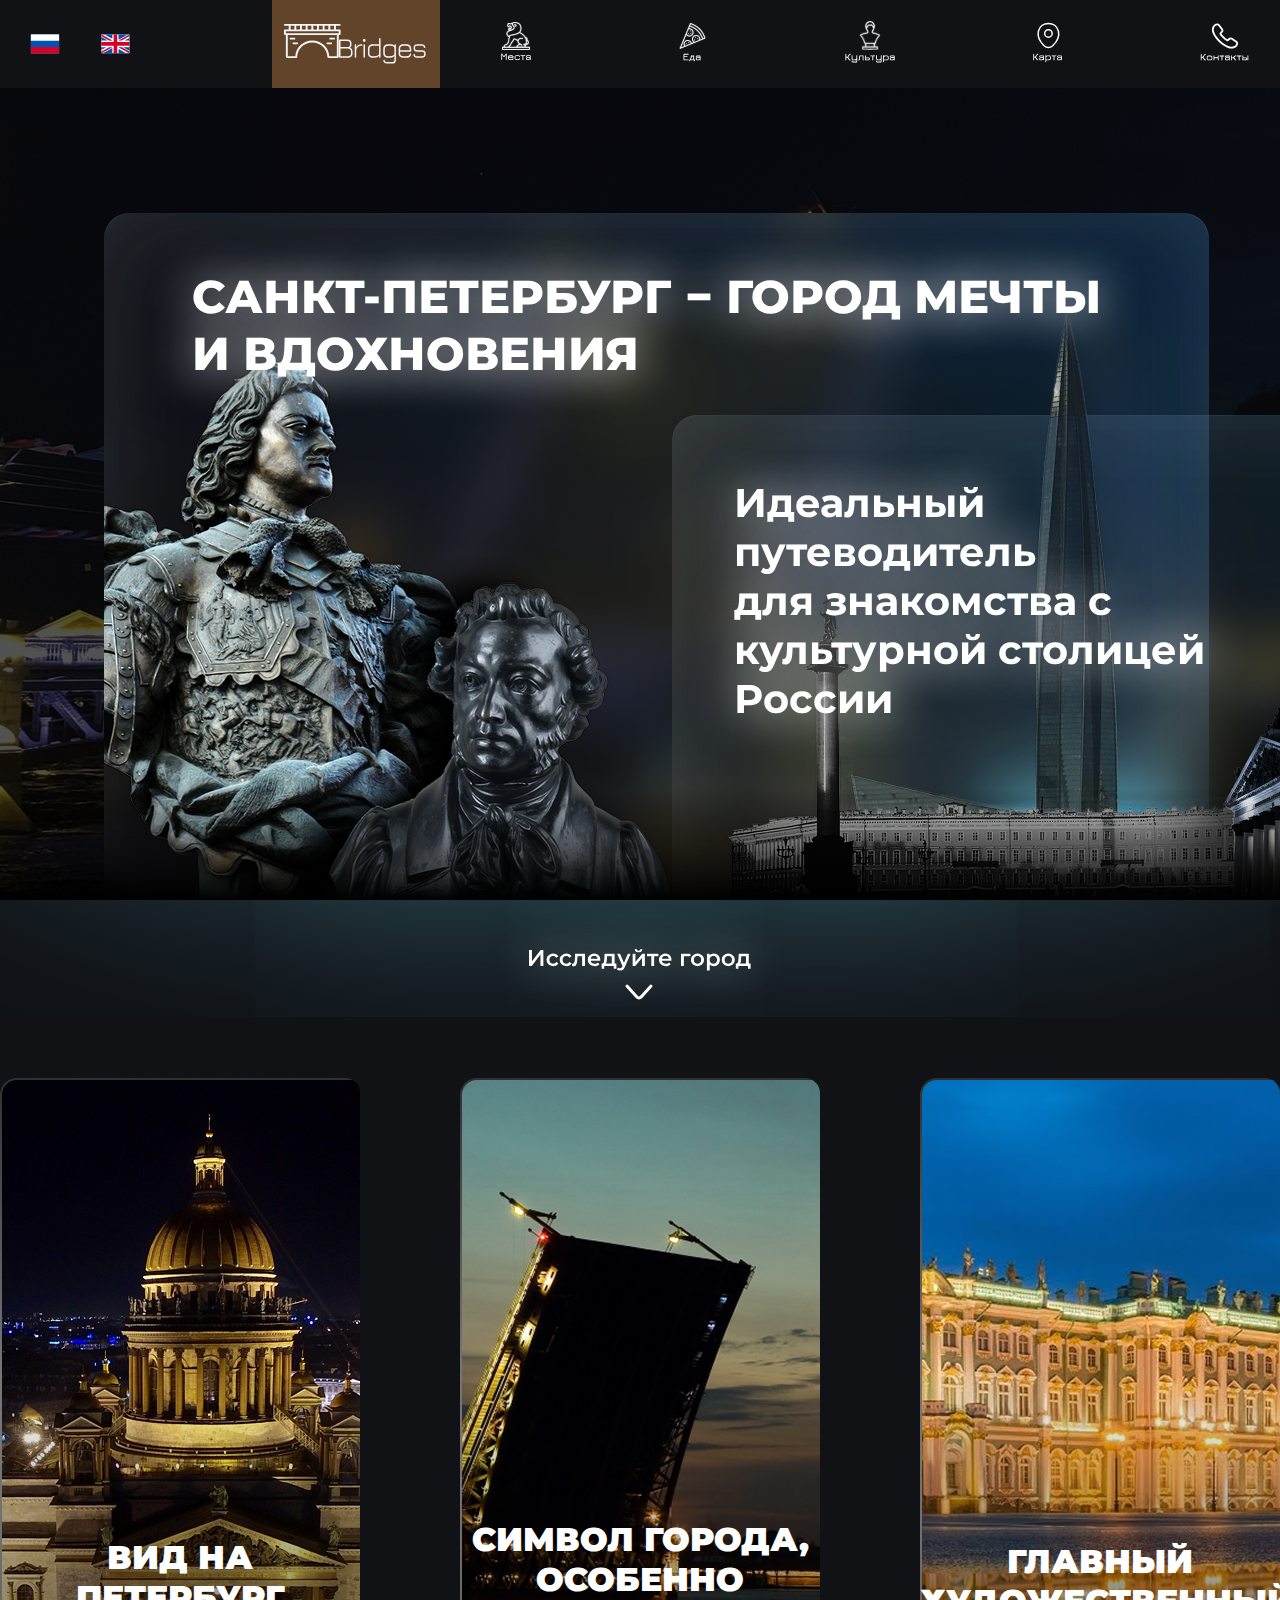
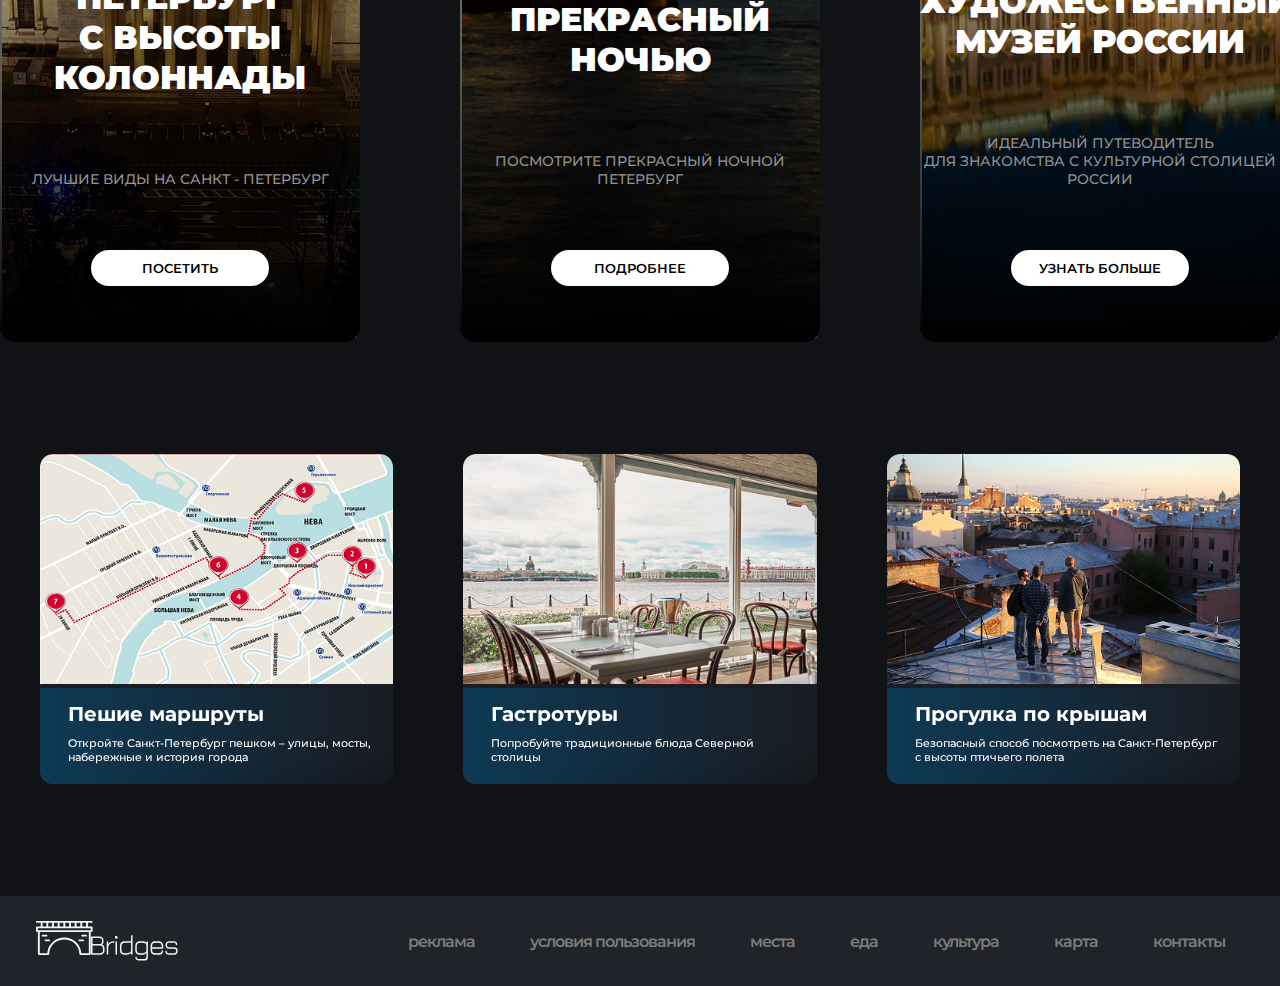
<file: index.html>
<!DOCTYPE html>
<html lang="ru">
    <head>
        <meta charset="UTF-8">
        <title>Spb Bridges</title>
        <link rel="stylesheet" href="/src/css/main.css" type="text/css">
    </head>
    <body>
        <header>
            <div class="FLAGS">
                <img src="/src/icons/RU.svg" width="30" height="20">
                <img src="/src/icons/GB.svg" width="30" height="20">
            </div>
            <div style="display: flex; gap: 50px; margin-right: 30px;">
                <div class="CENTER">
                    <div class="Logo-center">
                        <a class="LOGO" href="/index.html"> 
                            <img src="/src/icons/LOGO.svg" width="144" height="40">
                        </a>
                    </div>

                    <div class="SQUARE">
                    </div>
                </div>
                <div class="ABC">
                    <a href="/places.html">
                        <img src="/src/icons/PLACEC.svg" width="56" height="44" id="icon">
                    </a>
                    <a href="/food.html">
                        <img src="/src/icons/FOOD.svg" width="56" height="44" id="icon" >
                    </a>
                    <a href="/culture.html">
                        <img src="/src/icons/CULTURE.svg" width="56" height="44" id="icon">
                    </a>
                    <a href="/map.html">
                        <img src="/src/icons/MAP.svg" width="56" height="44" id="icon">
                    </a>
                    <a href="/contacts.html">
                        <img src="/src/icons/CONTACTS.svg" width="56" height="44">
                    </a>
                </div> 
            </div>
        </header>
        <main class="MAIN">
            <div class="BACKGROUND"> <!-- первый блок -->
                <div class="SHADOW-BACKGROUND"></div>
                <h1 class="TEXT1-BACKGROUND">САНКТ-ПЕТЕРБУРГ − ГОРОД МЕЧТЫ<br/>И ВДОХНОВЕНИЯ</h1>
                <h2 class="TEXT2-BACKGROUND">Идеальный путеводитель<br/>для знакомства с культурной столицей России</h2>
                <div class="PETR-BACKGROUND-BLUR"> </div>
                <div class="LAHTA-BACKGROUND-BLUR"> </div>
                <img class="PETR-BACKGROUND" src="/src/img/PETR.png">
                <img class="LAHTA-BACKGROUND" src="/src/img/LAHTA.png">
            </div>
            <div class="GLOW-2"></div>
            <img src="/src/img/BACKGROUND.png"> 
            <div class="explore-city"> <!-- Стрелка исследовать город -->
                <img src="/src/icons/TEXT_ARROW.svg"  width="302" height="103">
            </div>
            <div> </div>
            <div class="CARDS-CONTAINER">  <!-- 2 блок 3 карточки -->
                    <div class="CARD">
                        <div class="SHADOW-CARD"></div>
                        <img src="/src/img/ISAKEVSKI.png" alt="Вид на Петербург">
                        
                        <div class="card-content">
                            <h3 class="ZAGOLOVOK-BLOCK2">ВИД НА ПЕТЕРБУРГ<br> С ВЫСОТЫ КОЛОННАДЫ</h3>
                            <p class="ZAGOLOVOK2-BLOCK2">ЛУЧШИЕ ВИДЫ НА САНКТ - ПЕТЕРБУРГ</p>
                            <a href="#" class="btn">ПОСЕТИТЬ</a>
                        </div>
                    </div>
                    <div class="CARD">
                        <img src="/src/img/MOSTI.png" alt="Разводные мосты">
                        <div class="SHADOW-CARD"></div>
                        <div class="card-content">
                            <h3 class="ZAGOLOVOK-BLOCK2">СИМВОЛ ГОРОДА, ОСОБЕННО ПРЕКРАСНЫЙ НОЧЬЮ</h3>
                            <p class="ZAGOLOVOK2-BLOCK2">ПОСМОТРИТЕ ПРЕКРАСНЫЙ НОЧНОЙ<br>ПЕТЕРБУРГ</p>
                            <a href="#" class="btn">ПОДРОБНЕЕ</a>
                        </div>
                    </div>
                    <div class="CARD">
                        <img src="/src/img/ERMITAGE.png" alt="Эрмитаж">
                        <div class="SHADOW-CARD"></div>
                        <div class="card-content">
                            <h3 class="ZAGOLOVOK-BLOCK2">ГЛАВНЫЙ ХУДОЖЕСТВЕННЫЙ МУЗЕЙ РОССИИ</h3>
                            <p class="ZAGOLOVOK2-BLOCK2">ИДЕАЛЬНЫЙ ПУТЕВОДИТЕЛЬ<br>ДЛЯ ЗНАКОМСТВА С КУЛЬТУРНОЙ СТОЛИЦЕЙ<br>РОССИИ</p>
                            <a href="#" class="btn">УЗНАТЬ БОЛЬШЕ</a>
                        </div>
                    </div>
            </div> 
            <div class="CARDS-CITY">  <!-- 3 блок  -->
                <div class="CARD2-CONTAINER">
                    <div class="CARD2">
                        <img src="/src/img/MAP.png" alt="Пешие маршруты" class="card-image">
                        <div class="CARD2-CONTENT">
                            <h3 class="card-title">Пешие маршруты</h3>
                            <p class="card-text">Откройте Санкт-Петербург пешком – улицы, мосты, набережные и история города</p>
                        </div>
                    </div>
                    <div class="CARD2">
                        <img src="/src/img/CAFE.png" alt="Гастротуры" class="card-image">
                        <div class="CARD2-CONTENT">
                            <h3 class="card-title">Гастротуры</h3>
                            <p class="card-text">Попробуйте традиционные блюда Северной столицы</p>
                        </div>
                    </div>
                    <div class="CARD2">
                        <img src="/src/img/ROOF.png" alt="Прогулка по крышам" class="card-image">
                        <div class="CARD2-CONTENT">
                            <h3 class="card-title">Прогулка по крышам</h3>
                            <p class="card-text">Безопасный способ посмотреть на Санкт-Петербург с высоты птичьего полета</p>
                        </div>
                    </div>
                </div>
            </div>

        </main>
        <footer>
            <div class="FOOT-LOGO">
                <img src="/src/icons/LOGO.svg" width="144" height="40">
            </div>
            <div>
                <a href="/contacts.html">
                    <p id="icon-footer" class="FOOT-ICON">контакты</p>
                </a>
                <a href="/map.html">
                    <p id="icon-footer" class="FOOT-ICON">карта</p>
                </a>
                <a href="/culture.html">
                    <p id="icon-footer" class="FOOT-ICON">культура</p>
                </a>
                <a href="/food.html">
                    <p id="icon-footer" class="FOOT-ICON">еда</p>
                </a>
                <a href="/places.html">
                    <p id="icon-footer" class="FOOT-ICON">места</p>
                </a>
                <a href="/css/main.css">
                    <p id="icon-footer" class="FOOT-ICON">условия пользования</p>
                </a>
                <a href="/css/main.css">
                    <p id="icon-footer" class="FOOT-ICON">реклама</p>
                </a>
            </div>
        </footer>
    </body>
</html>
</file>
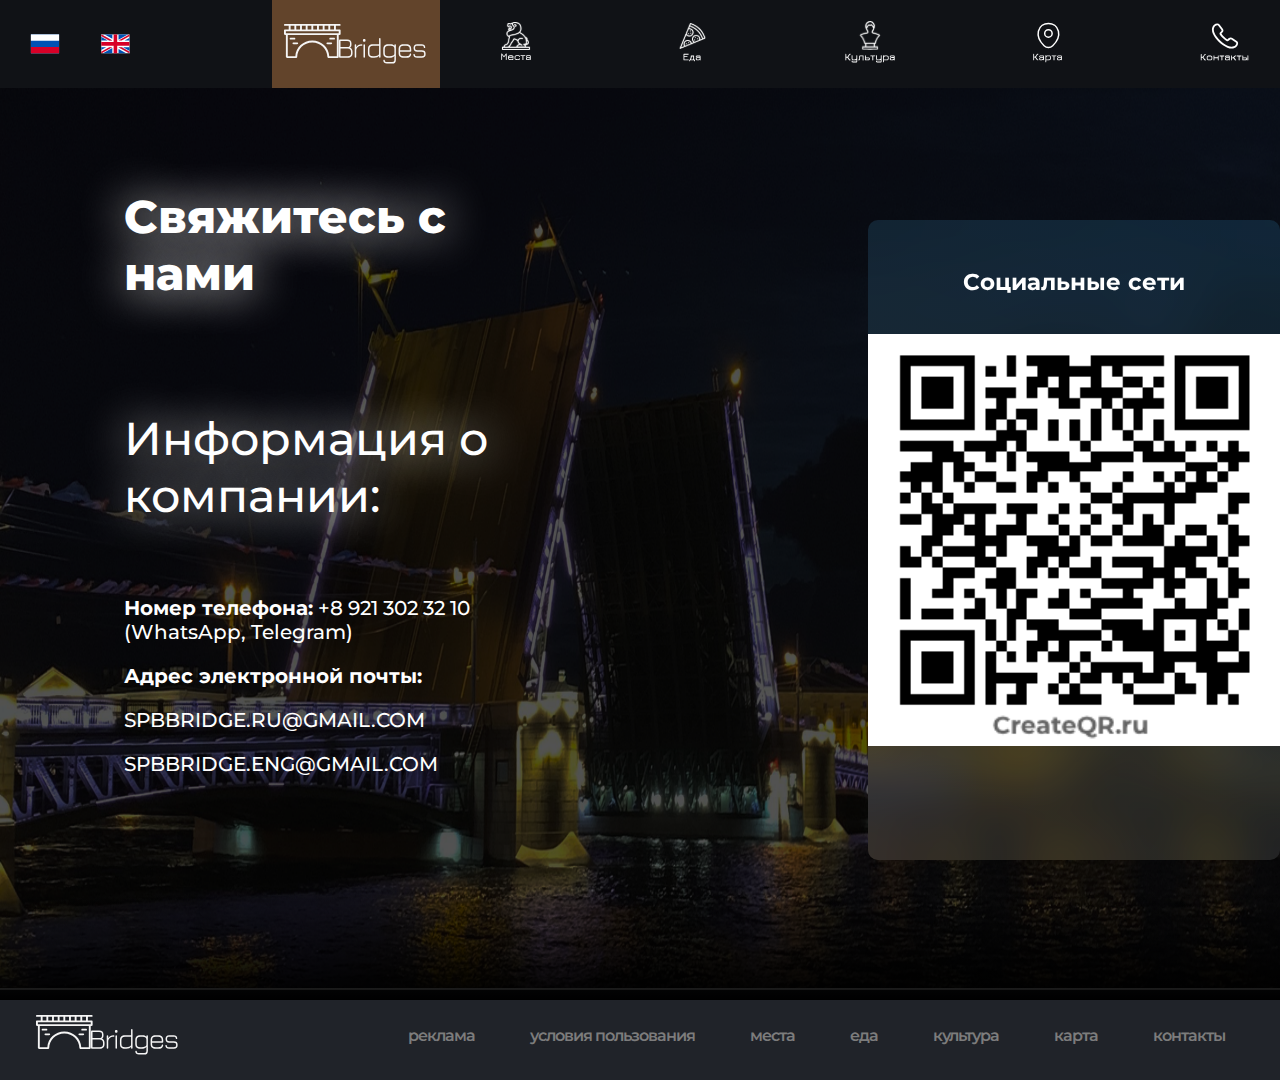
<file: contacts.html>
<!DOCTYPE html>
<html lang="ru">
    <head>
        <meta charset="UTF-8">
        <title>Spb Bridges</title>
        <link rel="stylesheet" href="/src/css/contacts.css">
    </head>
    <body>
        <header>
            <div class="FLAGS">
                <img src="/src/icons/RU.svg" width="30" height="20">
                <img src="/src/icons/GB.svg" width="30" height="20">
            </div>
            <div style="display: flex; gap: 50px; margin-right: 30px;">
                <div class="CENTER">
                    <div class="Logo-center">
                        <a class="LOGO" href="/index.html"> 
                            <img src="/src/icons/LOGO.svg" width="144" height="40">
                        </a>
                    </div>

                    <div class="SQUARE">
                    </div>
                </div>
                <div class="ABC">
                    <a href="/places.html">
                        <img src="/src/icons/PLACEC.svg" width="56" height="44" id="icon">
                    </a>
                    <a href="/food.html">
                        <img src="/src/icons/FOOD.svg" width="56" height="44" id="icon" >
                    </a>
                    <a href="/culture.html">
                        <img src="/src/icons/CULTURE.svg" width="56" height="44" id="icon">
                    </a>
                    <a href="/map.html">
                        <img src="/src/icons/MAP.svg" width="56" height="44" id="icon">
                    </a>
                    <a href="/contacts.html">
                        <img src="/src/icons/CONTACTS.svg" width="56" height="44">
                    </a>
                </div> 
            </div>
        </header>
        <main>
            <div class="SHADOW-BACKGROUND"></div>
            <img src="/src/img/BACKGROUND.png" class="BACKGROUND">
            <div class="FULL-TEXT">
                <h1 class="LABEL1-BACKGROUND">Свяжитесь с нами</h1>
                <h2 class="LABEL2-BACKGROUND">Информация о компании:</h2>
                    <div class="contact">
                        <p><strong>Номер телефона:</strong> +8 921 302 32 10 (WhatsApp, Telegram)</p>
                        <p><strong>Адрес электронной почты:</strong></p>
                        <p>SPBBRIDGE.RU@GMAIL.COM</p>
                        <p>SPBBRIDGE.ENG@GMAIL.COM</p>
                    </div>
            </div>
            
            <section class="socials">
                <h2>Социальные сети</h2>
                <img src="/src/img/6a9fe570-2cc4-4c28-b34c-113bfec90bab 1.svg" alt="">
            </section> 
        </main>
        
        <footer>
            <div class="FOOT-LOGO">
                <img src="/src/icons/LOGO.svg" width="144" height="40">
            </div>
            <div>
                <a href="/contacts.html">
                    <p id="icon-footer" class="FOOT-ICON">контакты</p>
                </a>
                <a href="/map.html">
                    <p id="icon-footer" class="FOOT-ICON">карта</p>
                </a>
                <a href="/culture.html">
                    <p id="icon-footer" class="FOOT-ICON">культура</p>
                </a>
                <a href="/food.html">
                    <p id="icon-footer" class="FOOT-ICON">еда</p>
                </a>
                <a href="/places.html">
                    <p id="icon-footer" class="FOOT-ICON">места</p>
                </a>
                <a href="/css/main.css">
                    <p id="icon-footer" class="FOOT-ICON">условия пользования</p>
                </a>
                <a href="/css/main.css">
                    <p id="icon-footer" class="FOOT-ICON">реклама</p>
                </a>
            </div>
        </footer>
    </body>
</html>
</file>
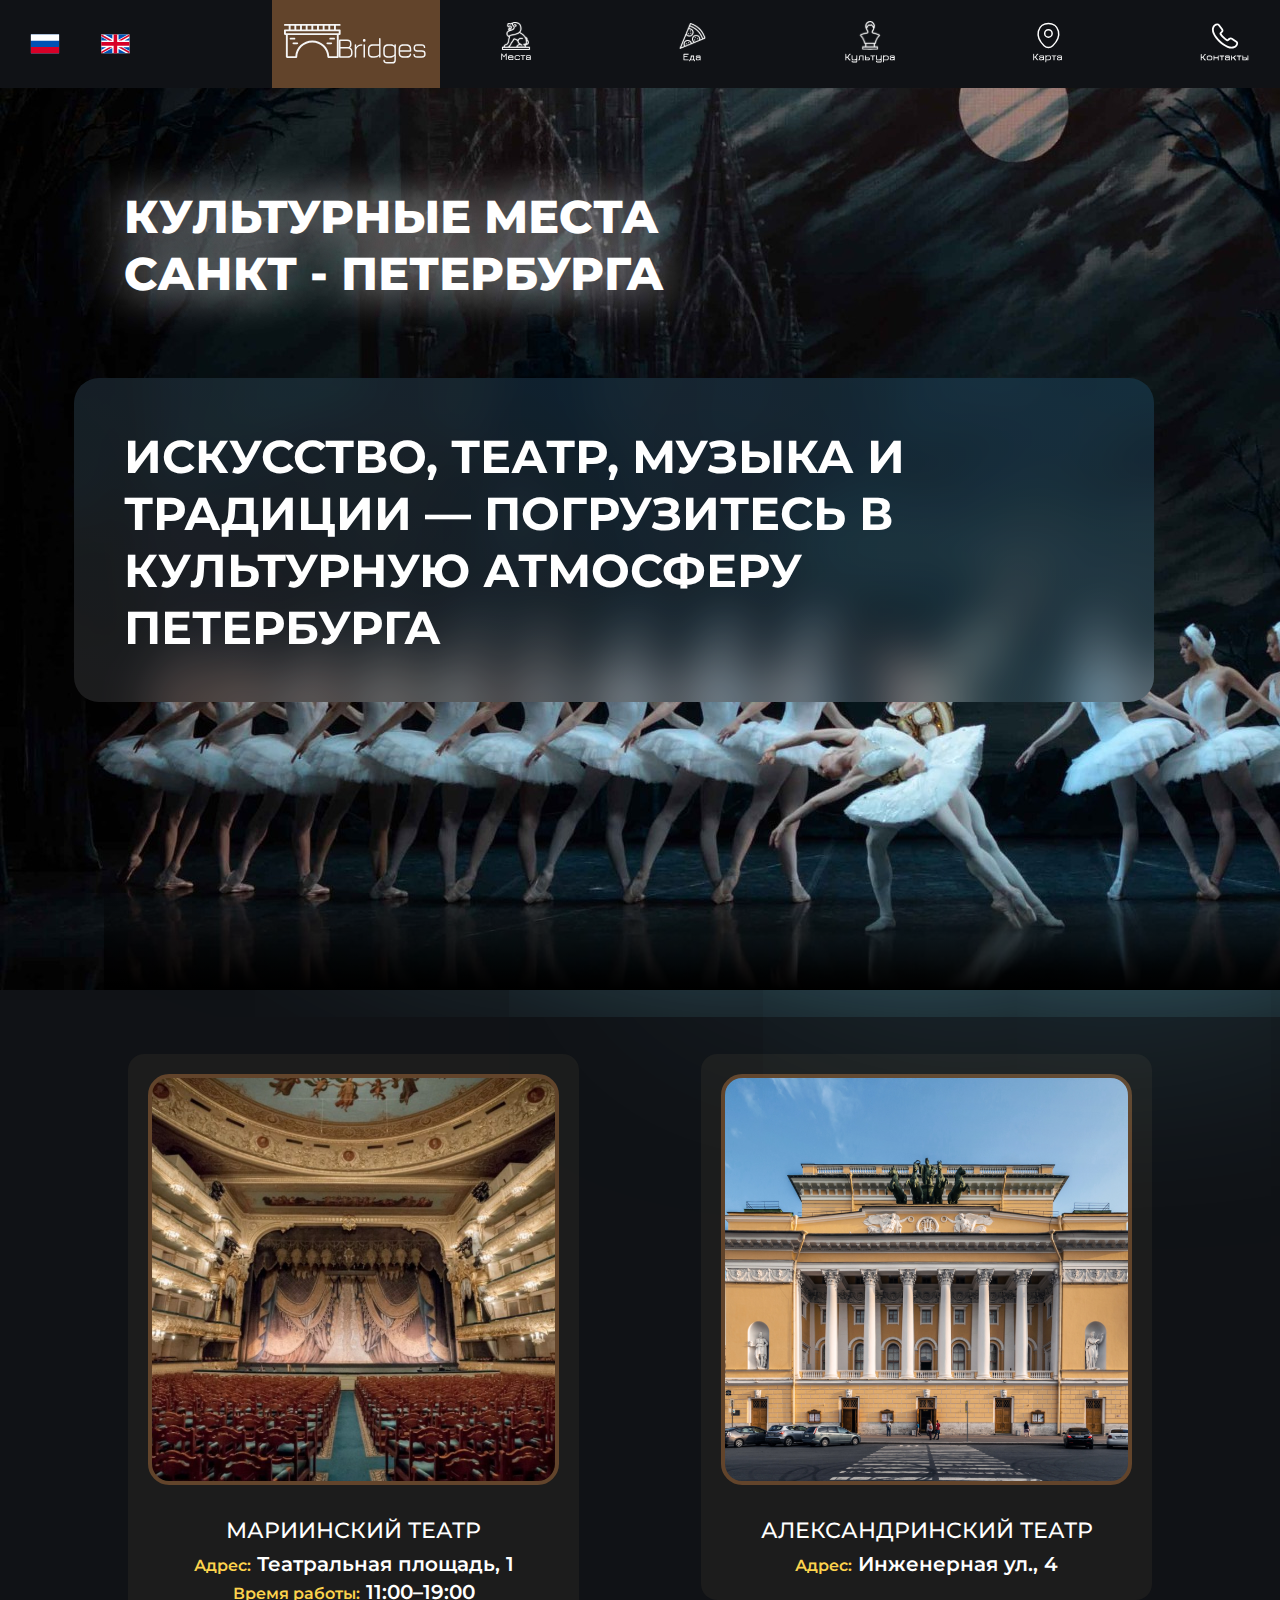
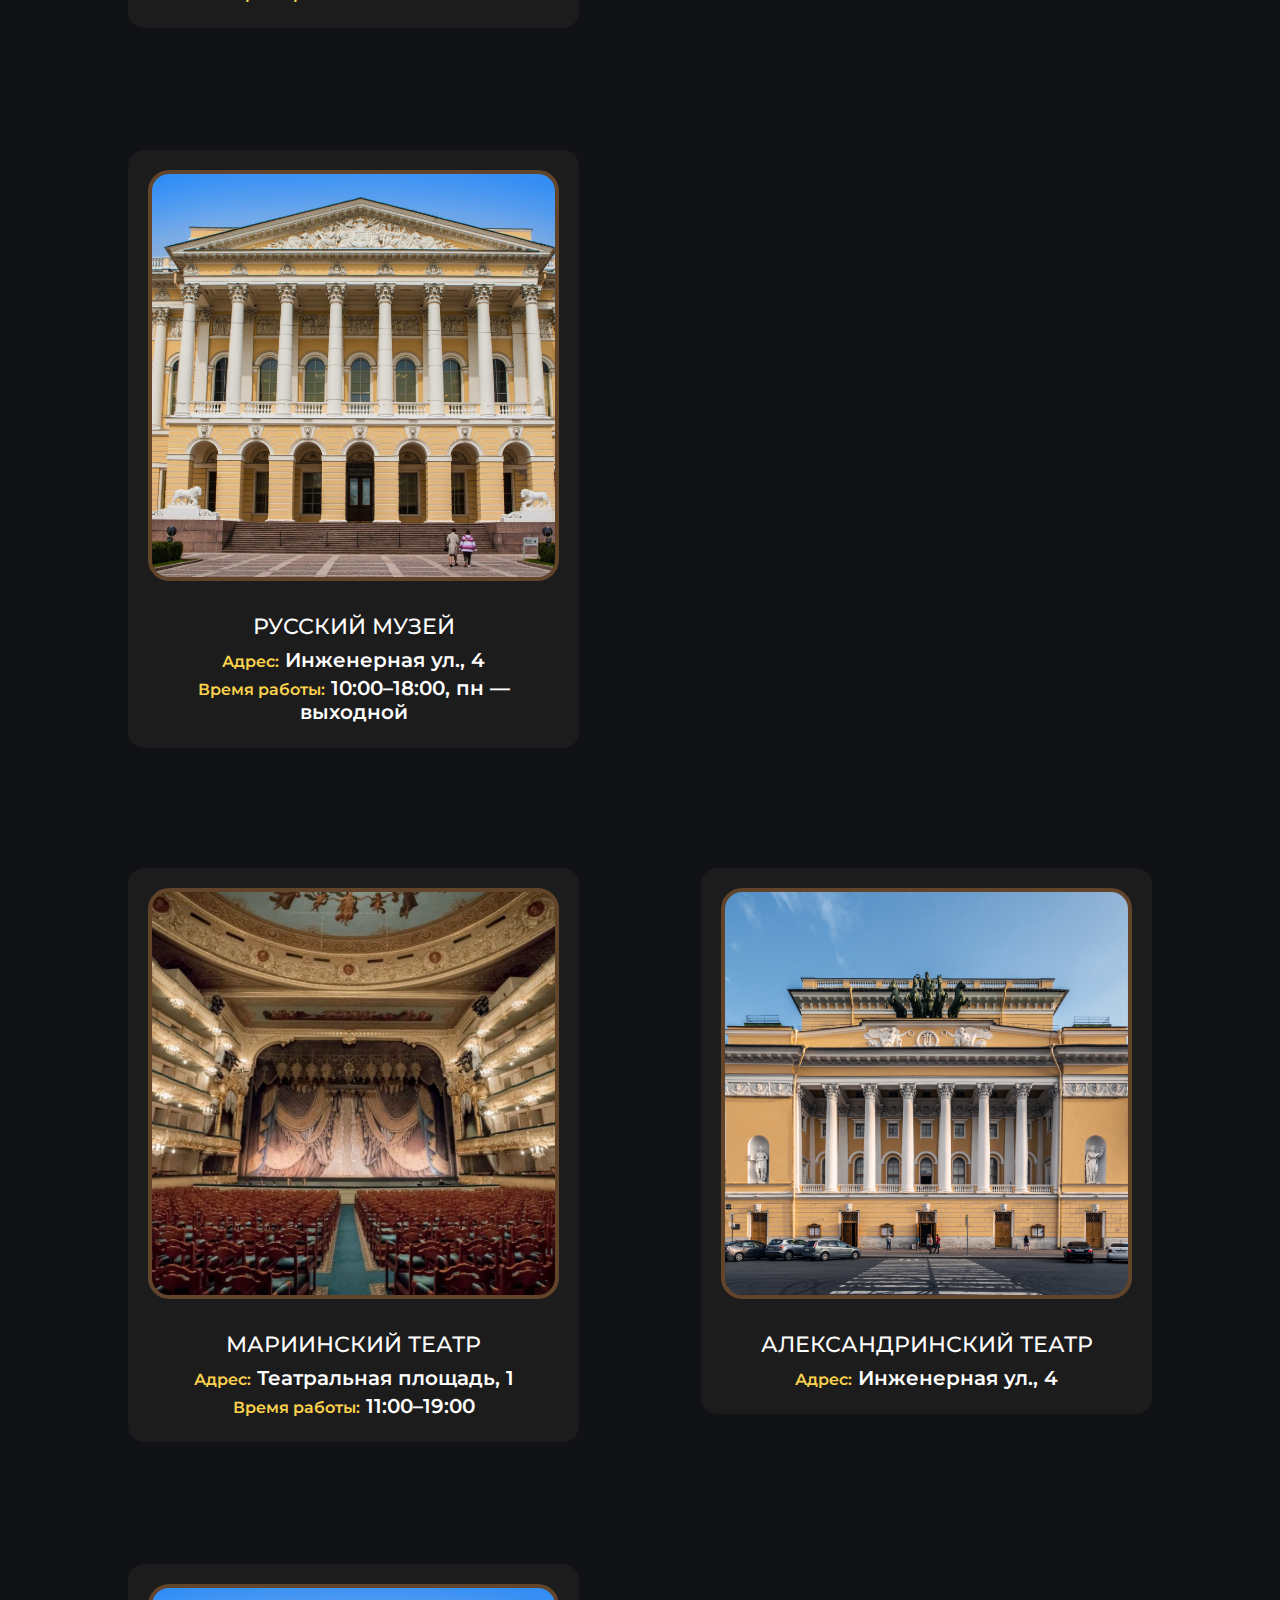
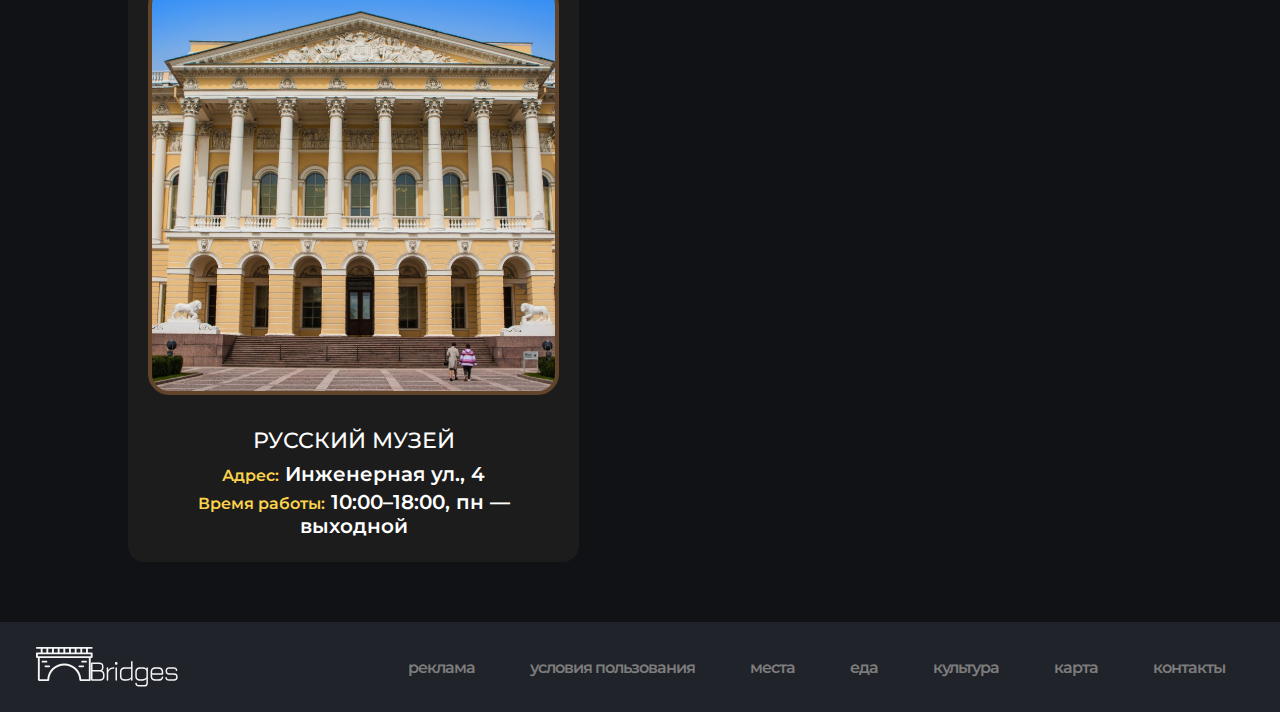
<file: culture.html>
<!DOCTYPE html>
<html lang="ru">
    <head>
        <meta charset="UTF-8">
        <title>Spb Bridges</title>
        <link rel="stylesheet" href="/src/css/culture.css">
    </head>
    <body>
        <header>
            <div class="FLAGS">
                <img src="/src/icons/RU.svg" width="30" height="20">
                <img src="/src/icons/GB.svg" width="30" height="20">
            </div>
            <div style="display: flex; gap: 50px; margin-right: 30px;">
                <div class="CENTER">
                    <div class="Logo-center">
                        <a class="LOGO" href="/index.html"> 
                            <img src="/src/icons/LOGO.svg" width="144" height="40">
                        </a>
                    </div>

                    <div class="SQUARE">
                    </div>
                </div>
                <div class="ABC">
                    <a href="/places.html">
                        <img src="/src/icons/PLACEC.svg" width="56" height="44" id="icon">
                    </a>
                    <a href="/food.html">
                        <img src="/src/icons/FOOD.svg" width="56" height="44" id="icon" >
                    </a>
                    <a href="/culture.html">
                        <img src="/src/icons/CULTURE.svg" width="56" height="44" id="icon">
                    </a>
                    <a href="/map.html">
                        <img src="/src/icons/MAP.svg" width="56" height="44" id="icon">
                    </a>
                    <a href="/contacts.html">
                        <img src="/src/icons/CONTACTS.svg" width="56" height="44">
                    </a>
                </div> 
            </div>
        </header>
        <main class="back">
 
            <section class="hero">
                <img class="MainImage" src="/src/img/R.svg">
                <div class="hero-content">
                  <h1>КУЛЬТУРНЫЕ МЕСТА<br>САНКТ - ПЕТЕРБУРГА</h1>
                  <h2>ИСКУССТВО, ТЕАТР, МУЗЫКА И<br> ТРАДИЦИИ — ПОГРУЗИТЕСЬ В<br> КУЛЬТУРНУЮ АТМОСФЕРУ<br>ПЕТЕРБУРГА</h2>
                  <div class="SHADOW-BACKGROUND"></div>
                  <div class="GLOW-2"></div>
                  <div class="Blur"></div>
                </div>
              </section>
      
          
            <section class="places">
              <!-- Повторяющийся блок для каждого места -->
               <a class="LinkPlaces" href="#">
                <div  class="place">
                    <img src="/src/img/MARTHEATRE.svg" alt="Мариинский театр">
                    <h3>МАРИИНСКИЙ ТЕАТР</h3>
                    <p><span>Адрес:</span> Театральная площадь, 1</p>
                    <p><span>Время работы:</span> 11:00–19:00</p>
                 </div>
                </a>
              
                <a class="LinkPlaces" href="#">
                    <div class="place">
                        <img src="/src/img/ALEXTHEATRE.svg" alt="Александринский театр">
                        <h3>АЛЕКСАНДРИНСКИЙ ТЕАТР</h3>
                        <p><span>Адрес:</span> Инженерная ул., 4</p>
                    </div>
                </a>
                <a class="LinkPlaces" href="#">
                    <div class="place">
                        <img src="/src/img/RUSSIANMUSE.svg" alt="Русский музей">
                        <h3>РУССКИЙ МУЗЕЙ</h3>
                        <p><span>Адрес:</span> Инженерная ул., 4</p>
                        <p><span>Время работы:</span> 10:00–18:00, пн — выходной</p>
                    </div>
                </a>
            </section>
            <section class="places">
                <!-- Повторяющийся блок для каждого места -->
                 <a class="LinkPlaces" href="#">
                  <div  class="place">
                      <img src="/src/img/MARTHEATRE.svg" alt="Мариинский театр">
                      <h3>МАРИИНСКИЙ ТЕАТР</h3>
                      <p><span>Адрес:</span> Театральная площадь, 1</p>
                      <p><span>Время работы:</span> 11:00–19:00</p>
                   </div>
                  </a>
                
                  <a class="LinkPlaces" href="#">
                      <div class="place">
                          <img src="/src/img/ALEXTHEATRE.svg" alt="Александринский театр">
                          <h3>АЛЕКСАНДРИНСКИЙ ТЕАТР</h3>
                          <p><span>Адрес:</span> Инженерная ул., 4</p>
                      </div>
                  </a>
                  <a class="LinkPlaces" href="#">
                      <div class="place">
                          <img src="/src/img/RUSSIANMUSE.svg" alt="Русский музей">
                          <h3>РУССКИЙ МУЗЕЙ</h3>
                          <p><span>Адрес:</span> Инженерная ул., 4</p>
                          <p><span>Время работы:</span> 10:00–18:00, пн — выходной</p>
                      </div>
                  </a>
              </section>
            
          </main>

        <footer>
            <div class="FOOT-LOGO">
                <img src="/src/icons/LOGO.svg" width="144" height="40">
            </div>
            <div>
                <a href="/contacts.html">
                    <p id="icon-footer" class="FOOT-ICON">контакты</p>
                </a>
                <a href="/map.html">
                    <p id="icon-footer" class="FOOT-ICON">карта</p>
                </a>
                <a href="/culture.html">
                    <p id="icon-footer" class="FOOT-ICON">культура</p>
                </a>
                <a href="/food.html">
                    <p id="icon-footer" class="FOOT-ICON">еда</p>
                </a>
                <a href="/places.html">
                    <p id="icon-footer" class="FOOT-ICON">места</p>
                </a>
                <a href="/css/main.css">
                    <p id="icon-footer" class="FOOT-ICON">условия пользования</p>
                </a>
                <a href="/css/main.css">
                    <p id="icon-footer" class="FOOT-ICON">реклама</p>
                </a>
            </div>
        </footer>
    </body>
</html>
</file>
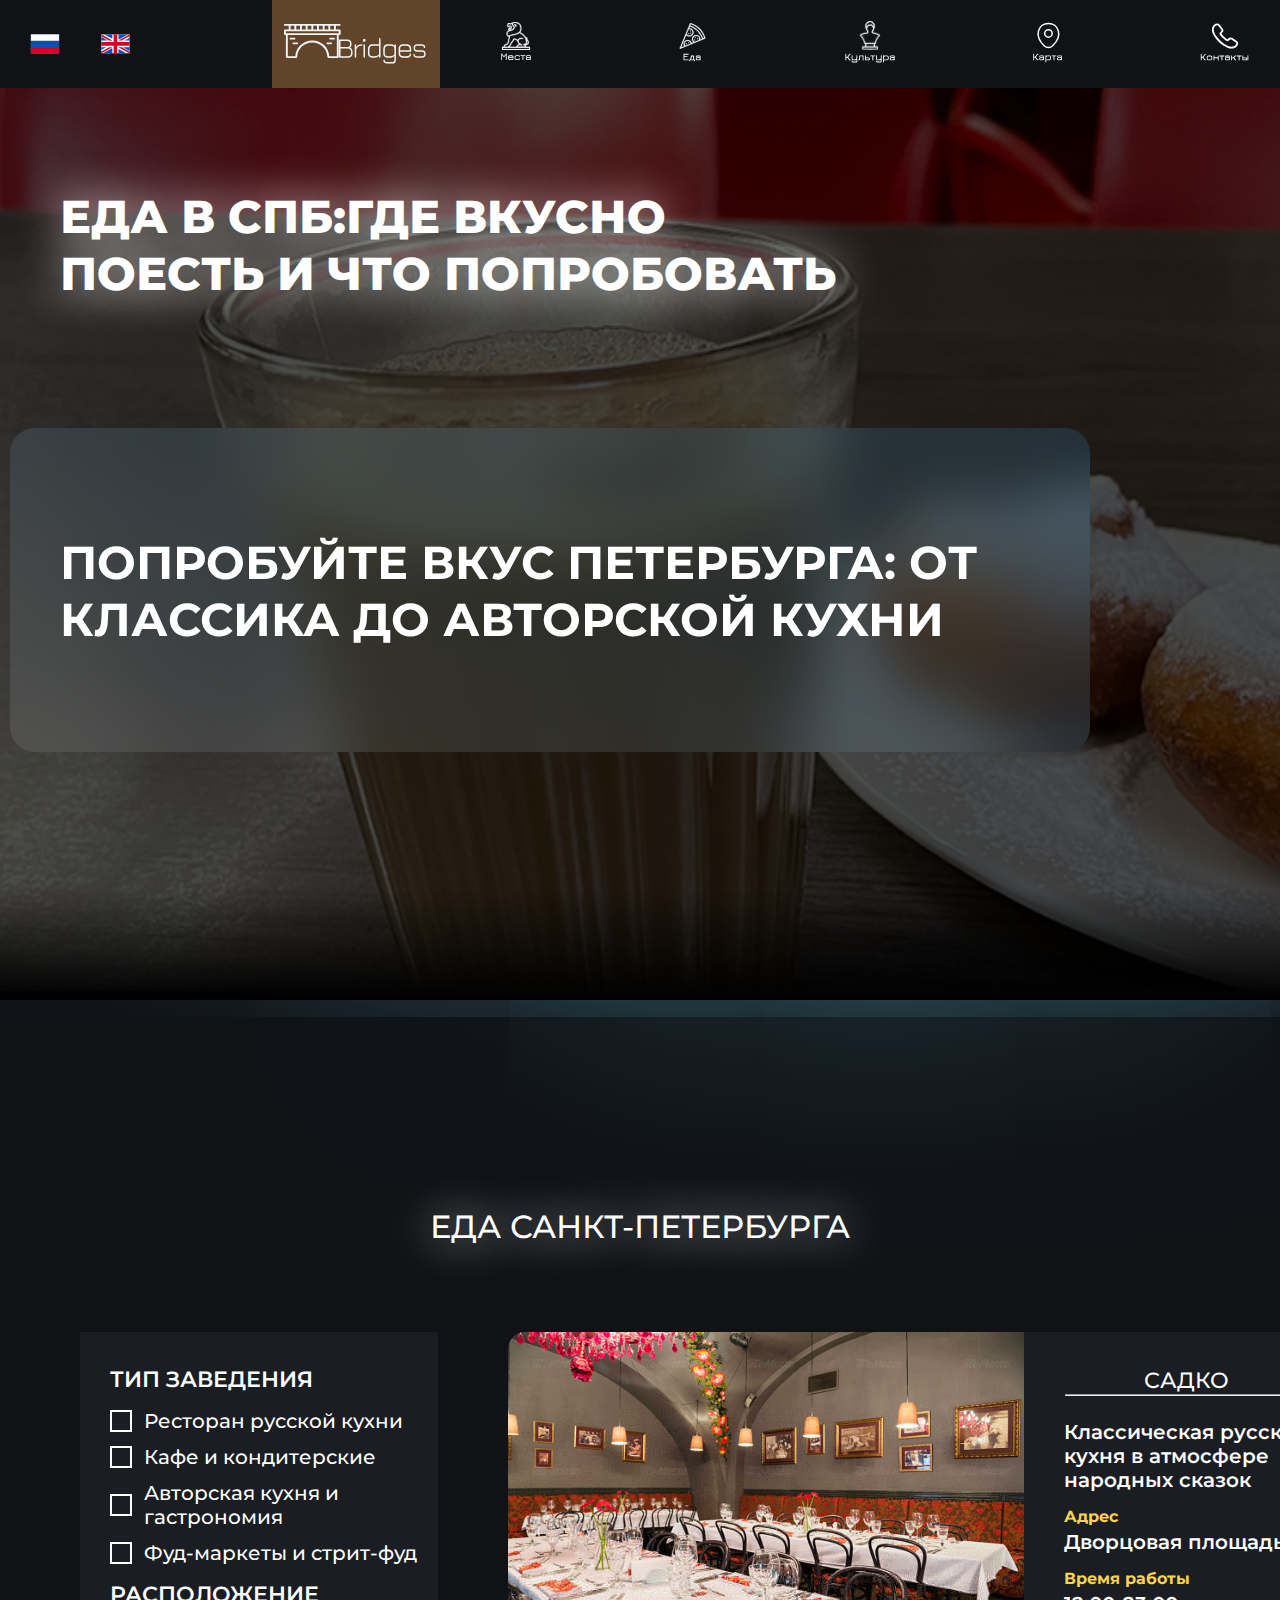
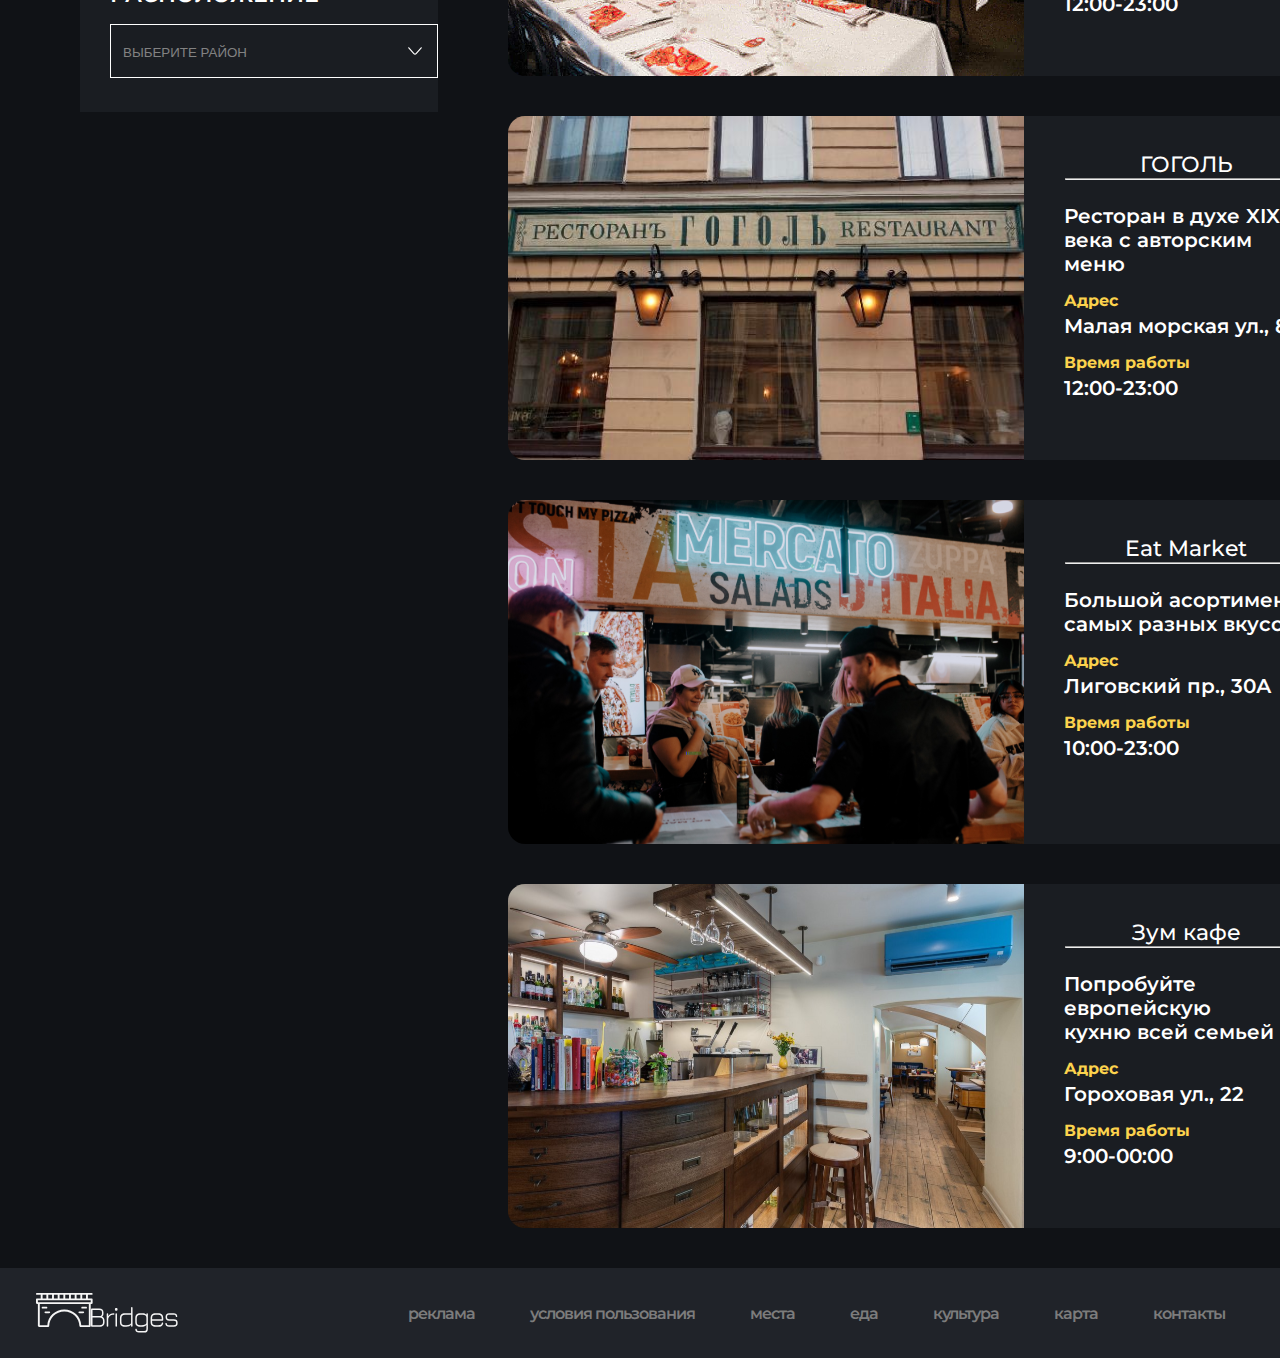
<file: food.html>
<!DOCTYPE html>
<html lang="ru">
    <head>
        <meta charset="UTF-8">
        <title>Spb Bridges</title>
        <link rel="stylesheet" href="/src/css/food.css">
    </head>
    <body>
        <header>
            <div class="FLAGS">
                <img src="/src/icons/RU.svg" width="30" height="20">
                <img src="/src/icons/GB.svg" width="30" height="20">
            </div>
            <div style="display: flex; gap: 50px; margin-right: 30px;">
                <div class="CENTER">
                    <div class="Logo-center">
                        <a class="LOGO" href="/index.html"> 
                            <img src="/src/icons/LOGO.svg" width="144" height="40">
                        </a>
                    </div>

                    <div class="SQUARE">
                    </div>
                </div>
                <div class="ABC">
                    <a href="/places.html">
                        <img src="/src/icons/PLACEC.svg" width="56" height="44" id="icon">
                    </a>
                    <a href="/food.html">
                        <img src="/src/icons/FOOD.svg" width="56" height="44" id="icon" >
                    </a>
                    <a href="/culture.html">
                        <img src="/src/icons/CULTURE.svg" width="56" height="44" id="icon">
                    </a>
                    <a href="/map.html">
                        <img src="/src/icons/MAP.svg" width="56" height="44" id="icon">
                    </a>
                    <a href="/contacts.html">
                        <img src="/src/icons/CONTACTS.svg" width="56" height="44">
                    </a>
                </div> 
            </div>
        </header>
        <main>

            <section class="hero">
                <img class="MainImage" src="/src/img/FoodMain.svg">
                <div class="hero-content">
                  <h1>ЕДА В СПБ:ГДЕ ВКУСНО<br>ПОЕСТЬ И ЧТО ПОПРОБОВАТЬ</h1>
                  <h2>ПОПРОБУЙТЕ ВКУС ПЕТЕРБУРГА: ОТ<br>КЛАССИКА ДО АВТОРСКОЙ КУХНИ</h2>
                  
                  <div class="GLOW-2"></div>
                  <div class="Blur"></div>
                  <div class="SHADOW-BACKGROUND"></div>
                </div>
            </section>

            <h1 class="Labelh1">ЕДА САНКТ-ПЕТЕРБУРГА</h1>
            <div class="Fullcard">
                <div class="LeftMenu">
                    <p>ТИП ЗАВЕДЕНИЯ</p>
                    <div class="LeftLabel">
                        <input class="LeftLabel" type="checkbox" name="type" value="russian">
                        <h2>Ресторан русской кухни</h2> 
                    </div>
                    <div class="LeftLabel">
                        <input type="checkbox" name="type" value="cafe">
                        <h2>Кафе и кондитерские</h2> 
                    </div>
                    <div class="LeftLabel">
                        <input type="checkbox" name="type" value="author">
                        <h2>Авторская кухня и гастрономия</h2> 
                    </div>
                    <div class="LeftLabel">
                        <input type="checkbox" name="type" value="market">
                        <h2>Фуд-маркеты и стрит-фуд</h2> 
                    </div>
                    <p>РАСПОЛОЖЕНИЕ</p>
                    <form>
                        <label for="district-select"></label>
                        <div class="Box">
                        <select name="district" id="district-select">
                                <option value="" class="option" >ВЫБЕРИТЕ РАЙОН</option>
                                <option value="admiral">Адмиралтейский</option>
                                <option value="vasileo">Василеостровский</option>
                                <option value="viborg">Выборгский</option>
                                <option value="kalinin">Калининский</option>
                                <option value="kirovsk">Кировский</option>
                                <option value="kolp">Колпинский</option>
                                <option value="krasnogv">Красногвардейский</option>
                                <option value="krasnosel">Красносельский</option>
                                <option value="kronshtad">Кронштадский</option>
                                <option value="kurort">Курортный</option>
                                <option value="mosk">Московский</option>
                                <option value="nevsk">Невский</option>
                                <option value="petrgr">Петроградский</option>
                                <option value="petrodvor">Петродворцовый</option>
                                <option value="prim">Приморский</option>
                                <option value="pushk">Пушкинский</option>
                                <option value="frunz">Фрунзенский</option>
                                <option value="centr">Центральный</option>
                            </select>
                        </div>
                    </form>
                </div>
                <div>
                <div href="#" class="Restaraunt" data-type="russian" data-district="centr">
                    <img src="/src/img/restSadko.svg">
                    <div class="RestName">
                        <h3>САДКО</h3>
                        <hr class="hr">
                        <h4 class="Text1" >Классическая русская<br>кухня в атмосфере<br>народных сказок</h4>
                        <h5>Адрес</h5>
                        <h4>Дворцовая площадь, 2</h4>
                        <h5>Время работы</h5>
                        <h4>12:00-23:00</h4>
                    </div>
                </div>
                <div class="Restaraunt" data-type="author" data-district="admiral">
                    <img src="/src/img/gogolrest.svg">
                    <div class="RestName">
                        <h3>ГОГОЛЬ</h3>
                        <hr class="hr">
                        <h4 class="Text1">Ресторан в духе XIX<br>века с авторским<br>меню</h4>
                        <h5>Адрес</h5>
                        <h4>Малая морская ул., 8</h4>
                        <h5>Время работы</h5>
                        <h4>12:00-23:00</h4>
                    </div>
                </div>
                <div class="Restaraunt" data-type="market" data-district="centr">
                    <img src="/src/img/EatMar.svg">
                    <div class="RestName">
                        <h3>Eat Market</h3>
                        <hr class="hr">
                        <h4 class="Text1">Большой асортимент<br>самых разных вкусов</h4>
                        <h5>Адрес</h5>
                        <h4>Лиговский пр., 30А</h4>
                        <h5>Время работы</h5>
                        <h4>10:00-23:00</h4>
                    </div>
                </div>
                <div class="Restaraunt" data-type="cafe" data-district="nevsk">
                    <img src="/src/img/zoom 1.svg">
                    <div class="RestName">
                        <h3>Зум кафе</h3>
                        <hr class="hr">
                        <h4 class="Text1">Попробуйте<br>европейскую<br>кухню всей семьей</h4>
                        <h5>Адрес</h5>
                        <h4>Гороховая ул., 22</h4>
                        <h5>Время работы</h5>
                        <h4>9:00-00:00</h4>
                    </div>
                </div>
                </div>
            </div>

            

 
            
        </main>

        <footer>
            <div class="FOOT-LOGO">
                <img src="/src/icons/LOGO.svg" width="144" height="40">
            </div>
            <div>
                <a href="/contacts.html">
                    <p id="icon-footer" class="FOOT-ICON">контакты</p>
                </a>
                <a href="/map.html">
                    <p id="icon-footer" class="FOOT-ICON">карта</p>
                </a>
                <a href="/culture.html">
                    <p id="icon-footer" class="FOOT-ICON">культура</p>
                </a>
                <a href="/food.html">
                    <p id="icon-footer" class="FOOT-ICON">еда</p>
                </a>
                <a href="/places.html">
                    <p id="icon-footer" class="FOOT-ICON">места</p>
                </a>
                <a href="/css/main.css">
                    <p id="icon-footer" class="FOOT-ICON">условия пользования</p>
                </a>
                <a href="/css/main.css">
                    <p id="icon-footer" class="FOOT-ICON">реклама</p>
                </a>
            </div>
        </footer>
    <script src="/src/js/food.js"> </script>
    </body>
</html>
</file>
<file: src/css/main.css>
@import url('https://fonts.googleapis.com/css2?family=Montserrat:ital,wght@0,100..900;1,100..900&display=swap');
* { 
    margin: 0; 
    padding: 0; 
}
HTML
{
    overflow-x: hidden;
}
header /* шапка */
{
    width: 100%;
    z-index: 3;
    position: relative;
    background: #101216;
    height: 88px;
    display: flex;
    justify-content: space-between; /* Исправлено: теперь элементы разнесены равномерно */

}
.FLAGS /* языки */
{
    align-items: center;
    display: flex;
    gap: 40px;
    padding: 0px 30px 0px 30px;

}
.FLAGS img:hover {
    transform: scale(1.1); /* Добавлено: эффект увеличения при наведении */
}
.Logo-center{
    position: absolute;
  width: 100%;
  height: 100%;
  justify-content: center;
  margin: 0 auto;
  display: flex;
  align-items: center;
}
.LOGO /* логотип */
{
    position: relative;
    display: flex;
    width: 144px;
    height: 40px;
    z-index: 2;
    transition: width 0.3s, transform 0.3s; /* Плавное уменьшение и анимация */
 
}
.LOGO:hover { /* при наведении*/
    transform: scale(1.1); /* Добавлено: эффект увеличения при наведении */
}
.CENTER /* центровка логотипа */
{
    position: relative;
    z-index: 2;
}
.SQUARE /* оранжевый куб у лого*/
{
    top: 0;
    position: relative;
    height: 88px;
    width: 168px;
    background-color: #62442B;
    z-index: -1;
}
.ABC /* иконки в шапке */
{
    right: 40px;                /* Привязка к правому краю с учётом padding header */
    display: flex;              /* Расположение иконок в ряд */
    gap: 10px;                  /* Расстояние между иконками */
    transition: transform 0.3s;
    align-items: center;
    justify-content: flex-end; /* Держим их справа */
    
}
.ABC img {
    width: clamp(40px,4vw, 56px);  /* Динамический размер относительно ширины экрана */
    height: auto; /* Сохранение пропорций */
    max-width: 56px; /* Максимальный размер */
    min-width: 40px; /* Минимальный размер */
    transition: width 0.3s, transform 0.3s; /* Плавное уменьшение и анимация */
}
.ABC img:hover {
    transform: scale(1.1); /* Добавлено: эффект увеличения при наведении */
}
#icon /* иконки айдишники */
{
    margin-right: 116px;
}

.MAIN 
{
    z-index: 0;
    background-color: #101216;
    position: relative;
}
.BACKGROUND /* фото мостов */
{
    z-index: 10;
    height: auto;
    width: 100%;
    justify-content: space-between;
    flex-direction: column;
    
}

.PETR-BACKGROUND
{
    position: absolute;
    left: 104px;
    margin-top: 125px;
    z-index: 1;
}
.LAHTA-BACKGROUND
{
    position: absolute;
    left: 672px;
    margin-top: 205px;
    z-index: 2;
}
.PETR-BACKGROUND-BLUR
{
    position: absolute;
    width: 1105px;
    height: 686px;
    left: 104px;
    margin-top: 125px;
    z-index: 0;
    backdrop-filter: blur(25px);
    background-size: cover;
}
.LAHTA-BACKGROUND-BLUR
{
    position: absolute;
    width: 1132px;
    height: 415px;
    left: 672px;
    margin-top: 328px;
    z-index: 1;
    backdrop-filter: blur(25px);
}
.TEXT1-BACKGROUND
{
    position: absolute;
    left: 192px;
    margin-top: 180px;
    z-index: 10;
    color: #ffff;
    font-size: 46px;
    font-family: "Montserrat";
    text-shadow: 0 0 46px #fff;
    font-weight: 800;
}
.TEXT2-BACKGROUND
{
    position: absolute;
    left: 734px;
    margin-top: 390px;
    z-index: 10;
    color: #ffff;
    font-size: 40px;
    font-family: "Montserrat";
    text-shadow: 0 0 46px #fff;
    
}
.SHADOW-BACKGROUND /* затемнение 1 блока*/
{
    position: absolute;
    width: 1920px;
    height: 112px;
    margin-top: 700px;
    box-shadow: #0000;
    background: linear-gradient(#00000000,black);
    z-index:  11;
}
.GLOW-2
{
    position: absolute;
    transform: translateX(-50%);
    z-index: -1;
    top: 200px;
    left: 50%;
    height: 300px;
    width: 1200px;
    border-radius: 100%;
    background: rgb(118, 230, 255);
    box-shadow: 10px 10px 300px 250px rgba(118, 230, 255, 0.6);
    margin-left: auto;
    margin-right: auto;
}
.explore-city /* стрелка исследовать город*/ 
{  
    position: absolute;
    left: 50%;
    margin-top: 5px; 
    padding-top: 0px;
    transform: translateX(-50%);
    display: flex;
    align-items: center;
    gap: 15px;
    color: white;
    cursor: pointer;
    transition: transform 0.3s ease-in-out;
}

.explore-city img {
    transition: transform 0.3s ease-in-out;
}

.explore-city:hover {
    transform: translateX(-50%) scale(1.1);
}

.explore-city:hover img {
    transform: translateY(5px);
}



.CARDS-CONTAINER  /* 2 блок 3 карточки*/
{    
    margin-top: 175px;
    display: flex;
    justify-content: center;
    gap: 100px;
    margin-bottom: 112px;
}

.CARD /* карточка */
{
    width: 410px;
    border-radius: 15px;
    overflow: hidden;
    position: relative;
    text-align: center;
    color: white;
}

.card img {
    width: 100%;
    height: 400px;
    object-fit: cover;
    filter: brightness(70%);
}

.card-content {
    position: absolute;
    bottom: 0;
    width: 100%;
    padding-bottom: 56px;
    color: white;
    font-family: "Montserrat", sans-serif;
}

.ZAGOLOVOK-BLOCK2 
{
    font-family: "Montserrat";
    font-weight: 900;
    font-size: 33px;
    margin-bottom: 73px;
    z-index: 2;
}

.ZAGOLOVOK2-BLOCK2 {
    font-family: "Montserrat";
    font-weight: 500;
    color: #949494;
    font-size: 14px;
    margin-bottom: 15px;
    padding-bottom: 47px;
    z-index: 2;
}

.btn {
    font-family: "Montserrat";
    font-weight: 600;
    font-size: 13px;
    width: 148px;
    display: inline-block;
    background: white;
    color: black;
    padding: 10px 15px;
    border-radius: 34px;
    text-decoration: none;
    z-index: 2;
    transition: width 0.3s, transform 0.3s; /* Плавное уменьшение и анимация */
}
.btn:hover {
    transform: scale(1.1); /* Добавлено: эффект увеличения при наведении */
}

.SHADOW-CARD 
{
    position: absolute;
    bottom: 0;
    width: 410px;
    height: 580px;
    background: linear-gradient(0deg, #000 0%, #0000 100%);
}


.CARDS-CITY {
    display: flex;
    position: relative;
    justify-content: center;
    background: #101216;
    
}

.CARD2-CONTAINER {
    display: flex;
    gap: 70px;
    max-width: 1200px;
}
.CARD2 {
    display: block;
    position: relative;
    width: 380px;
    border-radius: 12px;
    overflow: hidden;
    background: #1a1d23;
    margin-bottom: 112px;
    transition: width 0.3s, transform 0.3s; /* Плавное уменьшение и анимация */
}
.CARD2:hover {
    transform: scale(1.1); /* Добавлено: эффект увеличения при наведении */
}
.CARD2 img {
    width: 100%;
    height: auto;
}
.CARD2-CONTENT {
    bottom: 0;
    width: 100%;
    height: 100%;
    background: linear-gradient(90deg, #0e3a55 0%, #0000 100%);
    color: white;
    font-family: "Montserrat", sans-serif;
    backdrop-filter: blur(25px);
}
.card-title {
    font-size: 20px;
    font-weight: bold;
    margin-bottom: 10px;
    font-family: "Montserrat";
    padding-left: 28px;
    padding-top: 14px;
}
.card-text {
    font-size: 11px;
    font-family: "Montserrat";
    font-weight: 500;
    padding-left: 28px;
    margin-bottom: 20px;
    padding-right: 22px;
}





footer /* подвал */
{
    display: flex;
    position: relative;
    justify-content: space-between;
    background: #202329;
    align-items: center;
    height: 90px;
    padding: 0 0 0 36px;
}
.FOOT-LOGO /* логотип */
{
    display: flex;
    align-content: center;
}
.FOOT-ICON /* подписи в подвале */
{
    float: right;
    margin: 35px 0px 35px 0px;
    font-family: "Montserrat";
    font-weight: 600;
    margin-right: 20px;
    letter-spacing: -1px;
}
#icon-footer /* айдишники */
{
    margin-right: 55px;
    color: #7C7C7C;
}
@media (max-width: 957px) {
    .FOOT-ICON {
        font-size: 12px;
    }
}
@media (max-width: 765px) {
    .FOOT-ICON {
        font-size: 8px;
        margin: 2px;
    }
}
</file>
<file: src/css/contacts.css>
@import url('https://fonts.googleapis.com/css2?family=Montserrat:ital,wght@0,100..900;1,100..900&display=swap');
* { 
    margin: 0; 
    padding: 0; 
}
HTML
{
    overflow-x: hidden;
}
header /* шапка */
{
    z-index: 3;
    position: relative;
    background: #101216;
    height: 88px;
    display: flex;
    justify-content: space-between; /* Исправлено: теперь элементы разнесены равномерно */

}
.FLAGS /* языки */
{
    align-items: center;
    display: flex;
    gap: 40px;
    padding: 0px 30px 0px 30px;

}
.FLAGS img:hover {
    transform: scale(1.1); /* Добавлено: эффект увеличения при наведении */
}
.Logo-center{
    position: absolute;
  width: 100%;
  height: 100%;
  justify-content: center;
  margin: 0 auto;
  display: flex;
  align-items: center;
}
.LOGO /* логотип */
{
    position: relative;
    display: flex;
    width: 144px;
    height: 40px;
    z-index: 2;
    transition: width 0.3s, transform 0.3s; /* Плавное уменьшение и анимация */
 
}
.LOGO:hover { /* при наведении*/
    transform: scale(1.1); /* Добавлено: эффект увеличения при наведении */
}
.CENTER /* центровка логотипа */
{
    position: relative;
    z-index: 2;
}
.SQUARE /* оранжевый куб у лого*/
{
    top: 0;
    position: relative;
    height: 88px;
    width: 168px;
    background-color: #62442B;
    z-index: -1;
}
.ABC /* иконки в шапке */
{
    right: 40px;                /* Привязка к правому краю с учётом padding header */
    display: flex;              /* Расположение иконок в ряд */
    gap: 10px;                  /* Расстояние между иконками */
    transition: transform 0.3s;
    align-items: center;
    justify-content: flex-end; /* Держим их справа */
    
}
.ABC img {
    width: clamp(40px,4vw, 56px);  /* Динамический размер относительно ширины экрана */
    height: auto; /* Сохранение пропорций */
    max-width: 56px; /* Максимальный размер */
    min-width: 40px; /* Минимальный размер */
    transition: width 0.3s, transform 0.3s; /* Плавное уменьшение и анимация */
}
.ABC img:hover {
    transform: scale(1.1); /* Добавлено: эффект увеличения при наведении */
}
#icon /* иконки айдишники */
{
    margin-right: 116px;
}


.BACKGROUND /* фото мостов */
{
    position: absolute;
    z-index: -1;
    height: 100%;
    width: 100%;
}

main {
    display: flex;
    height: 100%;
    background-repeat: no-repeat;
}
.FULL-TEXT 
{
    padding-top: 100px;
    padding-left: 124px;
    color: #fff;
    position: relative;
    z-index: 1;
}
.LABEL1-BACKGROUND
{
    color: #ffff;
    font-size: 46px;
    font-family: "Montserrat";
    text-shadow: 0 0 46px #fff;
    font-weight: 800;
    z-index: 1;
}
.LABEL2-BACKGROUND
{
    padding-top: 108px;
    padding-bottom: 72px;
    font-size: 46px;
    font-family: "Montserrat";
    text-shadow: 0 0 46px #fff;
    font-weight: 500;
    z-index: 1;
}
.SHADOW-BACKGROUND /* затемнение 1 блока*/
{
    position: absolute;
    width: 1920px;
    height: 112px;
    margin-top: 800px;
    box-shadow: #0000;
    background: linear-gradient(#00000000,black);
    z-index:  11;
}
.contact
{
    font-family: "Montserrat";
    z-index: 1;
}
.contact p
{
    font-size: 20px;
    font-weight: 500;
    padding-bottom: 20px;
}

.socials {
    margin-top: 132px;
    margin-left: 350px;
    width: 640px;
    height: 640px;
    z-index: 10;
    backdrop-filter: blur(25px);
    background-size: cover;
    border-radius: 10px;
    margin-bottom: 130px;
    justify-content: center;
    text-align: center;
    background-image: linear-gradient(200deg,rgba(0,157,255,0.17)-50%,rgba(255,255,255,0.10));
    font-weight: 900;
    font-family: "Montserrat";
    z-index: 1;
    
}
.socials img {
    width: 412px;
    height: 412px;
    margin-top: 38px;
    z-index: 1;

}
.socials h2
{
    margin-top: 48px;
    font-size: 23px;
    color: #fff;
    z-index: 1;
}



footer /* подвал */
{
    display: flex;
    position: relative;
    justify-content: space-between;
    background: #202329;
    align-items: center;
    height: 90px;
    padding: 0 0 0 36px;
}
.FOOT-LOGO /* логотип */
{
    display: flex;
    align-content: center;
}
.FOOT-ICON /* подписи в подвале */
{
    float: right;
    margin: 35px 0px 35px 0px;
    font-family: "Montserrat";
    font-weight: 600;
    margin-right: 20px;
    letter-spacing: -1px;
}
#icon-footer /* айдишники */
{
    margin-right: 55px;
    color: #7C7C7C;
}
@media (max-width: 957px) {
    .FOOT-ICON {
        font-size: 12px;
    }
}
@media (max-width: 765px) {
    .FOOT-ICON {
        font-size: 8px;
        margin: 2px;
    }
}
</file>
<file: src/css/culture.css>
@import url('https://fonts.googleapis.com/css2?family=Montserrat:ital,wght@0,100..900;1,100..900&display=swap');
* { 
    margin: 0; 
    padding: 0; 
}
HTML
{
    overflow-x: hidden;
}
header /* шапка */
{
    z-index: 4;
    position: relative;
    background: #101216;
    height: 88px;
    display: flex;
    justify-content: space-between; /* Исправлено: теперь элементы разнесены равномерно */

}
.FLAGS /* языки */
{
    align-items: center;
    display: flex;
    gap: 40px;
    padding: 0px 30px 0px 30px;

}
.FLAGS img:hover {
    transform: scale(1.1); /* Добавлено: эффект увеличения при наведении */
}
.Logo-center{
  position: absolute;
width: 100%;
height: 100%;
justify-content: center;
margin: 0 auto;
display: flex;
align-items: center;
}
.LOGO /* логотип */
{
    position: relative;
    display: flex;
    width: 144px;
    height: 40px;
    z-index: 2;
    transition: width 0.3s, transform 0.3s; /* Плавное уменьшение и анимация */
 
}
.LOGO:hover { /* при наведении*/
    transform: scale(1.1); /* Добавлено: эффект увеличения при наведении */
}
.CENTER /* центровка логотипа */
{
    position: relative;
    z-index: 2;
}
.SQUARE /* оранжевый куб у лого*/
{
    top: 0;
    position: relative;
    height: 88px;
    width: 168px;
    background-color: #62442B;
    z-index: -1;
}
.ABC /* иконки в шапке */
{
    right: 40px;                /* Привязка к правому краю с учётом padding header */
    display: flex;              /* Расположение иконок в ряд */
    gap: 10px;                  /* Расстояние между иконками */
    transition: transform 0.3s;
    align-items: center;
    justify-content: flex-end; /* Держим их справа */
    
}
.ABC img {
    width: clamp(40px,4vw, 56px);  /* Динамический размер относительно ширины экрана */
    height: auto; /* Сохранение пропорций */
    max-width: 56px; /* Максимальный размер */
    min-width: 40px; /* Минимальный размер */
    transition: width 0.3s, transform 0.3s; /* Плавное уменьшение и анимация */
}
.ABC img:hover {
    transform: scale(1.1); /* Добавлено: эффект увеличения при наведении */
}
#icon /* иконки айдишники */
{
    margin-right: 116px;
}


body {
    margin: 0;
    font-family: 'Montserrat', sans-serif;
    background-color: #101216;
    color: #fff;
  }
  .back 
  {
    background-color: #101216;
  }
  
  .hero {
    padding: 0px;
    z-index: 3;
    align-items: center;
    justify-content: center;
    text-align: left;
    position: relative;
  }

  .hero h2
  {
    position: relative;
    font-size: 46px;
    z-index: 1;
  }
  
  
  .hero-content {
    position: absolute;
    top: 100px;
    left: 124px;
    border-radius: 15px;
    
  }
  .hero-content h1{
    color: #ffff;
    font-size: 46px;
    font-family: "Montserrat";
    text-shadow: 0 0 46px #fff;
    font-weight: 800;
    padding-bottom: 126px;

  }
  .Blur {
    position: absolute;
    top: 190px;
    left: -50px;
    width: 1080px;
    height: 324px;
    z-index: 0;
    backdrop-filter: blur(25px);
    background-size: cover;
    border-radius: 25px;
    background-image: linear-gradient(200deg,rgba(0,157,255,0.17)-50%,rgba(255,255,255,0.10));
    
  }
  .SHADOW-BACKGROUND /* затемнение 1 блока*/
    {
    position: absolute;
    width: 1920px;
    height: 112px;
    top: 690px;
    left: -20px;
    box-shadow: #0000;
    background: linear-gradient(#00000000,black);
    z-index:  11;
}
.MainImage{
  z-index: -10;
}
.GLOW-2
{
    position: absolute;
    transform: translateX(-50%);
    z-index: -1;
    top: 200px;
    left: 120%;
    height: 300px;
    width: 1200px;
    border-radius: 100%;
    background: rgb(118, 230, 255);
    box-shadow: 10px 10px 300px 250px rgba(118, 230, 255, 0.6);
    margin-left: 0;
    margin-right: 0;
}
  .hero h1 {
    font-size: 46px;
    font-weight: 800;
  }
  

  
  .places {
    
    display: grid;
    grid-template-columns: repeat(auto-fill, minmax(300px, 1fr));
    gap: 122px;
    padding: 60px 10%;
    background-color: #101216;
    z-index: 10;
  }
  .LinkPlaces 
  {
    text-decoration: none;
  }
  
  
  .place {
    background: #1c1c1c;
    border-radius: 16px;
    padding: 20px;
    text-align: center;
    transition: transform 0.3s ease;
    z-index: -2;
  }
  
  .place:hover {
    transform: translateY(-5px);
  }
  
  .place img {
    width: 100%;
    border-radius: 12px;
    margin-bottom: 16px;
  }
  
  .place h3 {
    font-size: 22px;
    margin: 12px 0 8px;
    font-weight: 500;
    color: #fff;
    
  }
  .a
  {
    text-decoration: none
  }
  
  .place p {
    font-size: 20px;
    font-weight: 600;
    margin: 4px 0;
    color: #fff;
  }
  
  .place span {
    font-size: 16px;
    color: #fcd34d;
  }
  



footer /* подвал */
{
    display: flex;
    position: relative;
    justify-content: space-between;
    background: #202329;
    align-items: center;
    height: 90px;
    padding: 0 0 0 36px;
}
.FOOT-LOGO /* логотип */
{
    display: flex;
    align-content: center;
}
.FOOT-ICON /* подписи в подвале */
{
    float: right;
    margin: 35px 0px 35px 0px;
    font-family: "Montserrat";
    font-weight: 600;
    margin-right: 20px;
    letter-spacing: -1px;
}
#icon-footer /* айдишники */
{
    margin-right: 55px;
    color: #7C7C7C;
}
</file>
<file: src/css/food.css>
@import url('https://fonts.googleapis.com/css2?family=Montserrat:ital,wght@0,100..900;1,100..900&display=swap');
* { 
    margin: 0; 
    padding: 0; 
}
HTML
{
    overflow-x: hidden;
}
header /* шапка */
{
    z-index: 4;
    position: relative;
    background: #101216;
    height: 88px;
    display: flex;
    justify-content: space-between; /* Исправлено: теперь элементы разнесены равномерно */

}
.FLAGS /* языки */
{
    align-items: center;
    display: flex;
    gap: 40px;
    padding: 0px 30px 0px 30px;

}
.FLAGS img:hover {
    transform: scale(1.1); /* Добавлено: эффект увеличения при наведении */
}
.Logo-center{
  position: absolute;
width: 100%;
height: 100%;
justify-content: center;
margin: 0 auto;
display: flex;
align-items: center;
}
.LOGO /* логотип */
{
    position: relative;
    display: flex;
    width: 144px;
    height: 40px;
    z-index: 2;
    transition: width 0.3s, transform 0.3s; /* Плавное уменьшение и анимация */
 
}
.LOGO:hover { /* при наведении*/
    transform: scale(1.1); /* Добавлено: эффект увеличения при наведении */
}
.CENTER /* центровка логотипа */
{
    position: relative;
    z-index: 2;
}
.SQUARE /* оранжевый куб у лого*/
{
    top: 0;
    position: relative;
    height: 88px;
    width: 168px;
    background-color: #62442B;
    z-index: -1;
}
.ABC /* иконки в шапке */
{
    right: 40px;                /* Привязка к правому краю с учётом padding header */
    display: flex;              /* Расположение иконок в ряд */
    gap: 10px;                  /* Расстояние между иконками */
    transition: transform 0.3s;
    align-items: center;
    justify-content: flex-end; /* Держим их справа */
    
}
.ABC img {
    width: clamp(40px,4vw, 56px);  /* Динамический размер относительно ширины экрана */
    height: auto; /* Сохранение пропорций */
    max-width: 56px; /* Максимальный размер */
    min-width: 40px; /* Минимальный размер */
    transition: width 0.3s, transform 0.3s; /* Плавное уменьшение и анимация */
}
.ABC img:hover {
    transform: scale(1.1); /* Добавлено: эффект увеличения при наведении */
}
#icon /* иконки айдишники */
{
    margin-right: 116px;
}

body {
    margin: 0;
    font-family: 'Montserrat', sans-serif;
    background-color: #101216;
    color: #fff;
  }
  
  .hero {
    padding: 0px;
    z-index: 3;
    align-items: center;
    justify-content: center;
    text-align: left;
    position: relative;
  }

  .hero h2
  {
    position: relative;
    font-size: 46px;
    z-index: 1;
  }
  
  
  .hero-content {
    position: absolute;
    top: 100px;
    left: 124px;
    border-radius: 15px;
    
  }
  .hero-content h1{
    color: #ffff;
    font-size: 46px;
    font-family: "Montserrat";
    text-shadow: 0 0 46px #fff;
    font-weight: 800;
    padding-bottom: 232px;

  }
  .Blur {
    position: absolute;
    top: 240px;
    left: -50px;
    width: 1080px;
    height: 324px;
    z-index: 0;
    backdrop-filter: blur(25px);
    background-size: cover;
    border-radius: 25px;
    background-image: linear-gradient(200deg,rgba(0,157,255,0.17)-50%,rgba(255,255,255,0.10));
    
  }
  .SHADOW-BACKGROUND /* затемнение 1 блока*/
    {
    position: absolute;
    width: 1920px;
    height: 112px;
    top: 700px;
    left: -130px;
    box-shadow: #0000;
    background: linear-gradient(#00000000,black);
    z-index:  11;
}
.MainImage{
  z-index: -10;
}
.GLOW-2
{
    position: absolute;
    transform: translateX(-50%);
    z-index: -1;
    top: 200px;
    left: 87%;
    height: 300px;
    width: 1200px;
    border-radius: 100%;
    background: rgb(118, 230, 255);
    box-shadow: 10px 10px 300px 250px rgba(118, 230, 255, 0.6);
    margin-left: 0;
    margin-right: 0;
}
.Fullcard
{
    display: flex;
}
  .hero h1 {
    font-size: 46px;
    font-weight: 800;
  }
  .Labelh1
  {
    margin-top: 212px;
    text-align: center;
    margin-bottom: 86px;
    font-size: 46;
    font-weight: 500;
    text-shadow: 0 0 46px #fff;
  }
  .LeftMenu
  {
    background-color: #1A1D22;
    width: 410px;
    margin-left: 236px;
    padding-left: 30px;
    padding-top: 18px;
    font-family: "Montserrat";
    height: max-content;
    padding-bottom: 34px;
  }
  .LeftMenu p
  {
    margin-top: 16px;
    font-size: 22px;
    font-weight: 600;
    margin-bottom: 16px;
  }
  .LeftLabel
  {
    display: flex;
    gap: 8px;
    margin-bottom: 12px;
  }
  .LeftLabel h2
  {
    font-size: 20px;
    font-weight: 500;
    position: relative;
    padding-left: 34px;
    cursor: pointer;

  }
  
  .LeftLabel input[type="checkbox"] {
    position: absolute;
    opacity: 0;
    width: 18px; /* Такая же ширина как у кастомного */
    height: 18px; /* Такая же высота */
    cursor: pointer;
    z-index: 1; /* Чекбокс поверх кастомного (для клика) */
  }
  
  /* Кастомный чекбокс (заменяет нативный) */
  .LeftLabel {
    position: relative; /* Для абсолютного позиционирования */
    padding-left: 0px; /* Отступ для чекбокса */
    cursor: pointer;
  }
  
  .LeftLabel h2::before {
    content: "";
    position: absolute;
    left: 0;
    top: 50%;
    transform: translateY(-50%);
    width: 18px;
    height: 18px;
    border: 2px solid white;
    background-color: transparent;
  }
  
  /* Галочка */
  .LeftLabel h2::after {
    content: "✓";
    position: absolute;
    left: 3px;
    top: 50%;
    transform: translateY(-50%);
    color: white;
    font-size: 14px;
    opacity: 0;
    transition: opacity 0.2s;
  }
  
  /* Показываем галочку при выборе */
  .LeftLabel input[type="checkbox"]:checked ~ h2::after {
    opacity: 1;
  }
  
  /* Подсветка при наведении */
  .LeftLabel:hover h2::before {
    background-color: rgba(255, 255, 255, 0.1);
  }
  
  .option 
  {
    font-size: 12px;
    font-weight: 500;
  }
 
  .option::before
  {
    content: url(/src/icons/SubwayIcon.svg);
  }
  form
  {
    border: 1px solid #ffff;
    width: 326px;
    height: 52px;
    align-content: center;
   
  }
  select
  {
    background: #0000;
    border: none;
    color: #828282;
    width: 100%;
    padding-left: 12px;
    -webkit-appearance: none; 
    appearance: none;
  }
  
  .Box::after
  {
    position: absolute;
    background-image: url(/src/icons/arrowdown.svg);
    width: 100px;
    top: calc(50% - 4px);
    right: 15px;
    width: 14px;
    height: 8px;
    background-size: 100%;
    content: '';
    background-repeat: no-repeat;
  }
  .Box 
  {
    position: relative;
    
  }
  .Restaraunt
  {
    display: flex;
    padding-bottom: 40px;
    cursor: pointer;
  }
  .Restaraunt img
  {
    margin-left: 70px;
  }
  .RestName
  {
    background-color: #1A1D22;
    font-family: "Montserrat";
    width: 324px;
  }
  .RestName h3
  {
    padding-top: 35px;
    font-size: 22px;
    font-weight: 500;
    text-align: center;
  }
  .RestName h4
  {
    padding-left: 40px;
    font-size: 20px;
    font-weight: 600;
    text-align: left;
    margin-bottom: 15px;
  }
  .Text1
  {
    margin-top: 24px;
    padding-left: 40px;
    font-size: 20px;
    font-weight: 600;
    text-align: left;
    margin-bottom: 14px;
  }
  .RestName h5
  {
    padding-left: 40px;
    font-size: 16px;
    color: #fcd34d;
    margin-bottom: 4px;
  }
  .hr
  {
    width: 240px;
    margin: 0 auto;
    
  }




footer /* подвал */
{
    display: flex;
    position: relative;
    justify-content: space-between;
    background: #202329;
    align-items: center;
    height: 90px;
    padding: 0 0 0 36px;
}
.FOOT-LOGO /* логотип */
{
    display: flex;
    align-content: center;
}
.FOOT-ICON /* подписи в подвале */
{
    float: right;
    margin: 35px 0px 35px 0px;
    font-family: "Montserrat";
    font-weight: 600;
    margin-right: 20px;
    letter-spacing: -1px;
}
#icon-footer /* айдишники */
{
    margin-right: 55px;
    color: #7C7C7C;
}

@media (max-width: 1440px) {
  .hero-content {
    left: 60px;
  }
  .LeftMenu {
    margin-left: 80px;
  }
}

@media (max-width: 1024px) {
  .header,
  .FLAGS,
  .ABC {
    flex-direction: row;
    gap: 20px;
  }

  .hero-content {
    left: 40px;
  }

  .LeftMenu {
    margin-left: 40px;
    width: 80%;
  }

  .Restaraunt {
    flex-direction: column;
    align-items: center;
  }

  .Restaraunt img {
    margin-left: 0;
    width: 100%;
    max-width: 400px;
  }

  .RestName {
    width: 90%;
    margin-top: 16px;
  }
}

@media (max-width: 768px) {
  header {
    flex-direction: column;
    height: auto;
    padding: 16px 0;
  }

  .LOGO,
  .CENTER,
  .SQUARE {
    position: static;
    transform: none;
    margin: 0 auto;
  }

  .FLAGS,
  .ABC {
    justify-content: center;
    gap: 20px;
    padding: 12px;
  }

  .hero-content {
    top: 60px;
    left: 20px;
  }

  .hero-content h1 {
    font-size: 32px;
    padding-bottom: 120px;
  }

  .Labelh1 {
    font-size: 32px;
  }

  .LeftMenu {
    width: 90%;
    margin-left: auto;
    margin-right: auto;
  }

  .RestName h3,
  .RestName h4,
  .Text1,
  .RestName h5 {
    font-size: 18px;
  }

  footer {
    flex-direction: column;
    height: auto;
    padding: 20px;
  }

  .FOOT-ICON {
    text-align: center;
    margin: 20px 0;
  }
}
</file>
